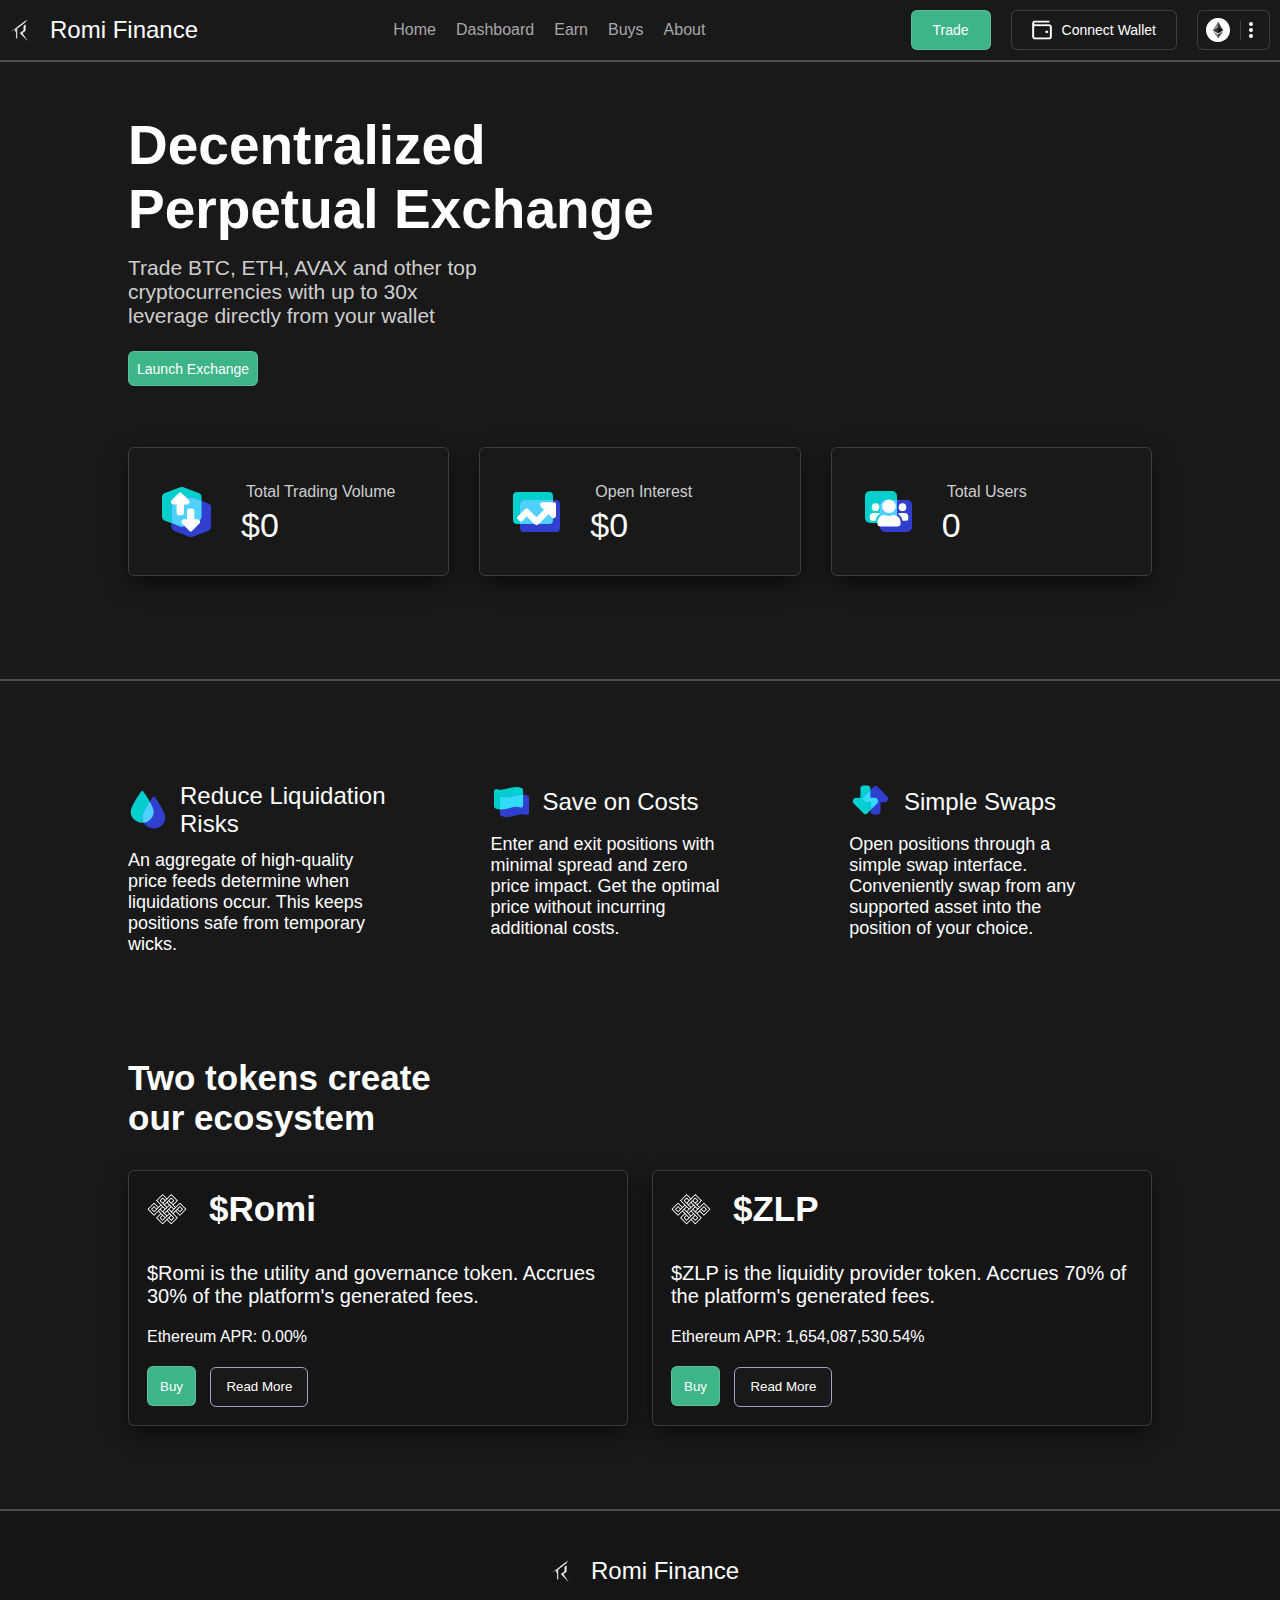
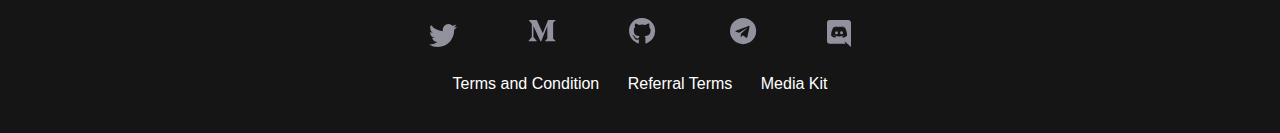
<file: index.html>
<!DOCTYPE html>
<html lang="en">

<head>
    <meta charset="UTF-8" />
    <meta name="viewport" content="width=device-width, initial-scale=1.0" />
    <link rel="stylesheet" href="./css/style.css" />
    <link rel="apple-touch-icon" sizes="180x180" href="./assets/favicon/apple-touch-icon.png">
    <link rel="icon" type="image/png" sizes="32x32" href="./assets/favicon/favicon-32x32.png">
    <link rel="icon" type="image/png" sizes="16x16" href="./assets/favicon/favicon-16x16.png">
    <link rel="manifest" href="./assets/favicon/site.webmanifest">
    <title>Romi | Decentralized Perpetual Exchange</title>
</head>

<body>
    <div class="body">
        <!-- Navbar -->
        <nav class="navbar">
            <a class="logo-container link" href="./index.html">
                <img class="logo" src="./assets/img/logo.png" alt="Romi Finance" />
                <p class="rf">Romi Finance</p>
            </a>
            <ul class="nav-links">
                <li class="navlink">
                    <a class="link" href="./index.html"> Home </a>
                </li>
                <li class="navlink">
                    <a class="link" href="./dashboard.html"> Dashboard </a>
                </li>
                <li class="navlink">
                    <a class="link" href="./earn.html"> Earn </a>
                </li>
                <li class="navlink">
                    <a class="link" href="#"> Buys </a>
                </li>
                <li class="navlink">
                    <a class="link" href="#"> About </a>
                </li>
            </ul>

            <div class="right-container">
                <div class="trade p10">
                    <button class="btn trade-btn f">Trade</button>
                </div>

                <div class="wallet p10">
                    <button class="btn wallet-btn">
                        <img class="wallet-icon" src="./assets/img/wallet-icon.png" alt="Connect Wallet" />
                        <p class="f">Connect Wallet</p>
                    </button>
                </div>
                <div class="user p10">
                    <button class="btn user-btn">
                        <img src="./assets/img/eth.svg" alt="" />
                        <div class="br"></div>
                        <svg stroke="currentColor" fill="currentColor" stroke-width="0" viewBox="0 0 20 20"
                            color="white" height="20" width="20" xmlns="http://www.w3.org/2000/svg"
                            style="color: white">
                            <path
                                d="M10 6a2 2 0 110-4 2 2 0 010 4zM10 12a2 2 0 110-4 2 2 0 010 4zM10 18a2 2 0 110-4 2 2 0 010 4z">
                            </path>
                        </svg>
                    </button>
                </div>
            </div>

            <div class="dropdown-menu">
                <p class="net">Networks</p>
                <div class="dd-item item1">
                    <img class="dd-icon" src="./assets/img/eth.svg" alt="">
                    <p>Ethereum</p>
                </div>
                <div class="ddbr"></div>
                <div class="dd">
                    <div class="dd-item">
                        <img class="dd-icon" src="./assets/img/setting.svg" alt="">
                        <p>Settings</p>
                    </div>
                    <div class="dd-item"> 
                        <img class="dd-icon" src="./assets/img/language.svg" alt="">
                        <p>Language</p>
                    </div>
                </div>
            </div>

        </nav>
        <hr>

        <!-- Home Section -->
        <section class="home">
            <section class="container">
                <div class="box">

                    <div class="h-text">
                        <h1 class="h1-text">Decentralized Perpetual Exchange</h1>
                        <p class="p-text">Trade BTC, ETH, AVAX and other top cryptocurrencies with up to 30x leverage
                            directly from your wallet</p>
                    </div>

                    <button class="btn le-btn f">Launch Exchange</button>

                    <div class="info-container">
                        <div class="card">
                            <img src="./assets/img/trading.svg" alt="">
                            <div class="count">
                                <p>Total Trading Volume</p>
                                <h4>$0</h4>
                            </div>
                        </div>
                        <div class="card m30">
                            <img src="./assets/img/stats.svg" alt="">
                            <div class="count">
                                <p>Open Interest</p>
                                <h4>$0</h4>
                            </div>
                        </div>
                        <div class="card">
                            <img src="./assets/img/tu.svg" alt="">
                            <div class="count">
                                <p>Total Users</p>
                                <h4>0</h4>
                            </div>
                        </div>
                    </div>
                </div>
            </section>

            <hr>
            <section class="container">

                <div class="s2-text-container">
                    <div class="s2box b1">
                        <div class="title">
                            <img src="./assets/img/drop.svg" alt="">
                            <p>Reduce Liquidation Risks</p>
                        </div>
                        <p class="description">An aggregate of high-quality price feeds determine when liquidations
                            occur. This keeps positions safe from temporary wicks.</p>
                    </div>
                    <div class="s2box b2">
                        <div class="title">
                            <img src="./assets/img/cost.svg" alt="">
                            <p>Save on Costs</p>
                        </div>
                        <p class="description">Enter and exit positions with minimal spread and zero price impact. Get
                            the optimal price without incurring additional costs.
                        </p>
                    </div>
                    <div class="s2box b3">
                        <div class="title">
                            <img src="./assets/img/arrow.svg" alt="">
                            <p>Simple Swaps</p>
                        </div>
                        <p class="description">
                            Open positions through a simple swap interface. Conveniently swap from any supported asset
                            into the position of your choice.
                        </p>

                    </div>
                </div>

                <div class="token-container">
                    <h4>Two tokens create our ecosystem</h4>

                    <div class="tcard-holder">
                        <div class="tcard tc1">
                            <div class="content">
                                <div class="t-title">
                                    <img class="logo" src="./assets/img/h1.png" alt="">
                                    <h4>$Romi</h4>
                                </div>
                                <div class="text-holder">
                                    <p class="t-text">$Romi is the utility and governance token. Accrues 30% of the
                                        platform's
                                        generated
                                        fees.</p>
                                    <p class="xy1">Ethereum APR: 0.00%</p>
                                </div>
                                <div>
                                    <button class="btn buy-btn">Buy</button>
                                    <button class="btn rm-btn">Read More</button>
                                </div>
                            </div>
                        </div>
                        <div class="tcard tc2">
                            <div class="content">
                                <div class="t-title">
                                    <img class="logo" src="./assets/img/h1.png" alt="">
                                    <h4>$ZLP</h4>
                                </div>
                                <div class="text-holder">
                                    <p class="t-text">$ZLP is the liquidity provider token. Accrues 70% of the
                                        platform's generated
                                        fees.
                                    </p>
                                    <p class="xy1">Ethereum APR: 1,654,087,530.54%</p>
                                </div>
                                <div>
                                    <button class="btn buy-btn">Buy</button>
                                    <button class="btn rm-btn">Read More</button>
                                </div>
                            </div>
                        </div>
                    </div>

                </div>


            </section>
        </section>

        <hr>

        <footer class="footer">
            <div class="footer-container">


                <div class="logo-container">
                    <img class="logo" src="./assets/img/logo.png" alt="Romi Finance" />
                    <p class="rf">Romi Finance</p>
                </div>

                <div class="social-media">
                    <a class="icon" href="">
                        <img src="./assets/img/twitter.svg" alt="">
                    </a>
                    <a class="icon" href="">
                        <img src="./assets/img/medium.svg" alt="">
                    </a>
                    <a class="icon" href="">
                        <img src="./assets/img/github.svg" alt="">
                    </a>
                    <a class="icon" href="">
                        <img src="./assets/img/telegram.svg" alt="">
                    </a>
                    <a class="icon" href="">
                        <img src="./assets/img/dicord.svg" alt="">
                    </a>
                </div>

                <div class="bottom-text">
                    <a href="#">Terms and Condition</a>
                    <a href="#">Referral Terms</a>
                    <a href="#">Media Kit</a>
                </div>
            </div>
        </footer>
    </div>

    <script src="./js/script.js"></script>
</body>

</html>
</file>
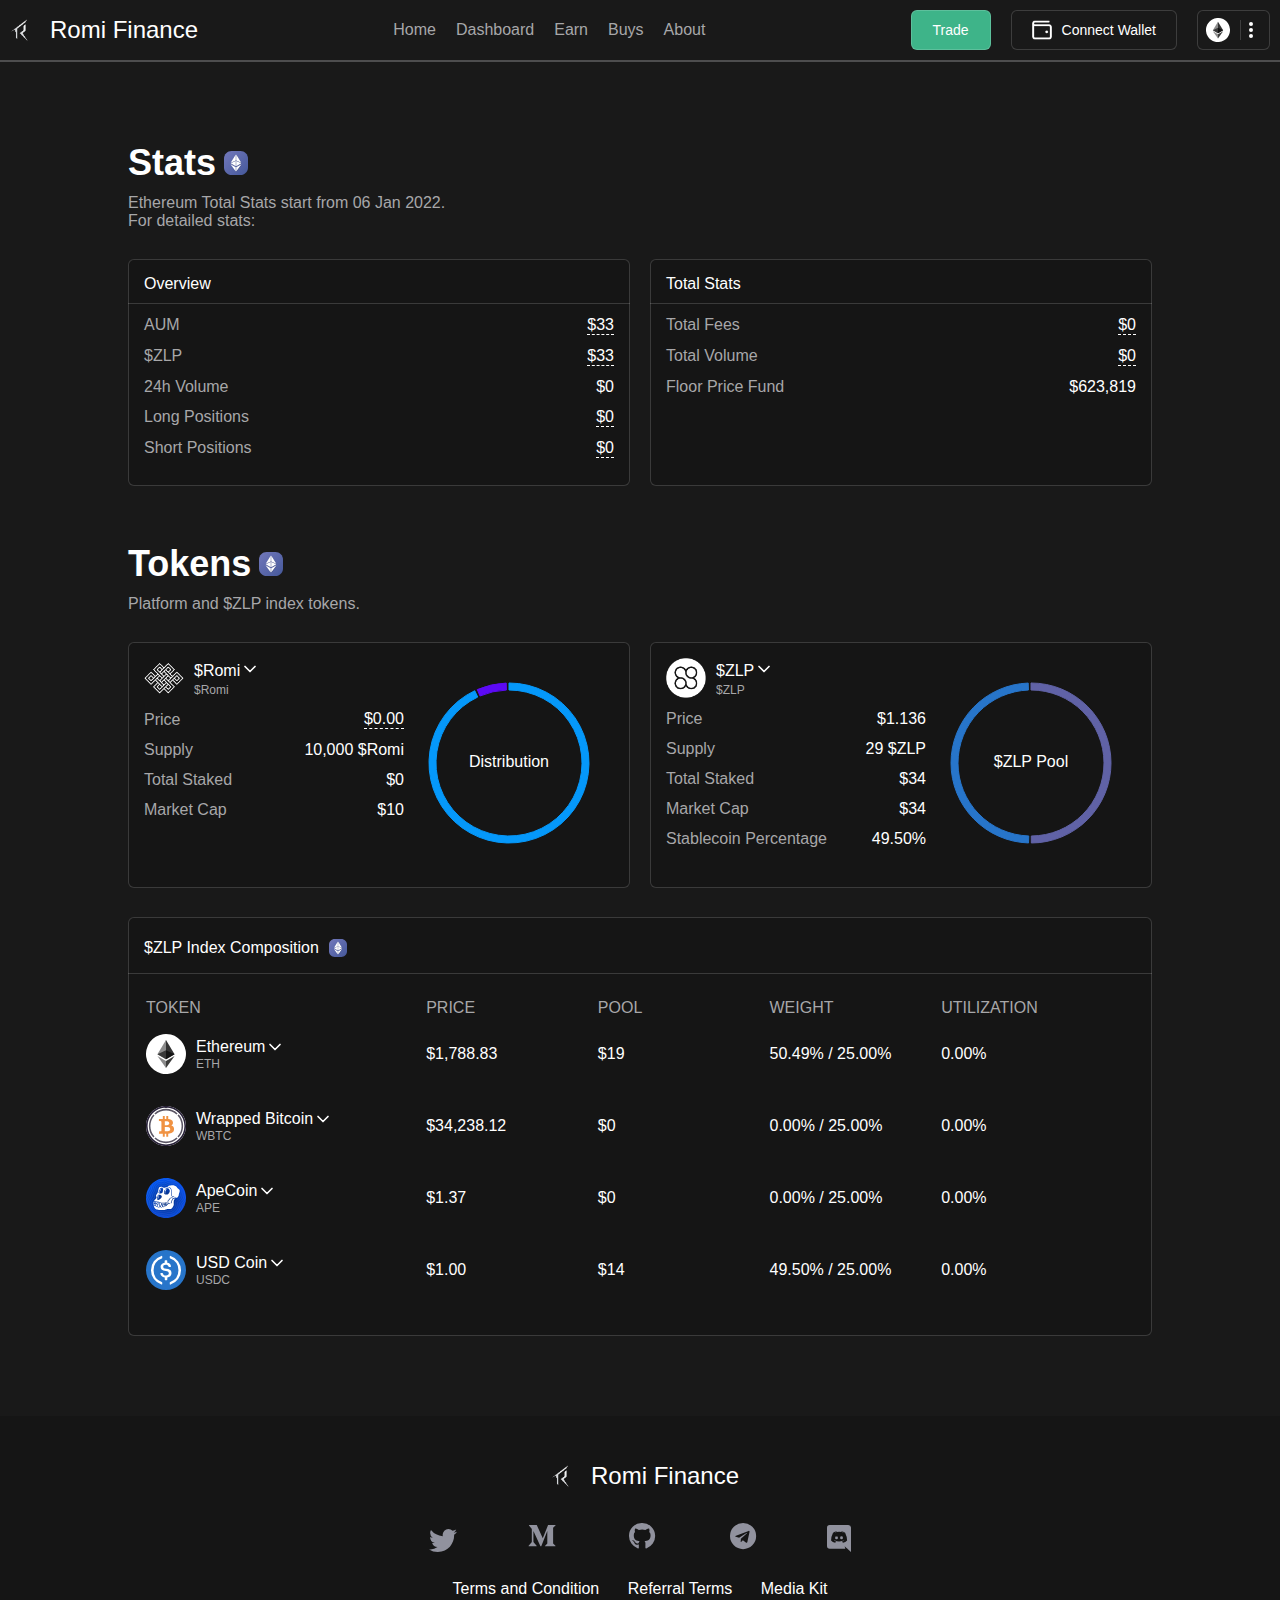
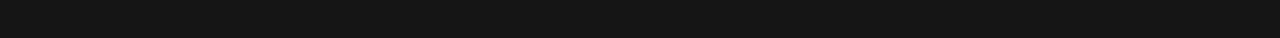
<file: dashboard.html>
<!DOCTYPE html>
<html lang="en">

<head>
    <meta charset="UTF-8">
    <meta name="viewport" content="width=device-width, initial-scale=1.0">
    <link rel="stylesheet" href="./css/style.css" />
    <link rel="apple-touch-icon" sizes="180x180" href="./assets/favicon/apple-touch-icon.png">
    <link rel="icon" type="image/png" sizes="32x32" href="./assets/favicon/favicon-32x32.png">
    <link rel="icon" type="image/png" sizes="16x16" href="./assets/favicon/favicon-16x16.png">
    <link rel="manifest" href="./assets/favicon/site.webmanifest">
    <title>Dashboard | Decentralized Perpetual Exchange</title>
</head>

<body>

    <div class="body">
        <nav class="navbar">
            <a class="logo-container link" href="./index.html">
                <img class="logo" src="./assets/img/logo.png" alt="Romi Finance" />
                <p class="rf">Romi Finance</p>
            </a>
            <ul class="nav-links">
                <li class="navlink">
                    <a class="link" href="./index.html"> Home </a>
                </li>
                <li class="navlink">
                    <a class="link" href="./dashboard.html"> Dashboard </a>
                </li>
                <li class="navlink">
                    <a class="link" href="./earn.html"> Earn </a>
                </li>
                <li class="navlink">
                    <a class="link" href="#"> Buys </a>
                </li>
                <li class="navlink">
                    <a class="link" href="#"> About </a>
                </li>
            </ul>

            <div class="right-container">
                <div class="trade p10">
                    <button class="btn trade-btn f">Trade</button>
                </div>

                <div class="wallet p10">
                    <button class="btn wallet-btn">
                        <img class="wallet-icon" src="./assets/img/wallet-icon.png" alt="Connect Wallet" />
                        <p class="f">Connect Wallet</p>
                    </button>
                </div>
                <div class="user p10">
                    <button class="btn user-btn">
                        <img src="./assets/img/eth.svg" alt="" />
                        <div class="br"></div>
                        <svg stroke="currentColor" fill="currentColor" stroke-width="0" viewBox="0 0 20 20"
                            color="white" height="20" width="20" xmlns="http://www.w3.org/2000/svg"
                            style="color: white">
                            <path
                                d="M10 6a2 2 0 110-4 2 2 0 010 4zM10 12a2 2 0 110-4 2 2 0 010 4zM10 18a2 2 0 110-4 2 2 0 010 4z">
                            </path>
                        </svg>
                    </button>
                </div>
            </div>

            <div class="dropdown-menu">
                <p class="net">Networks</p>
                <div class="dd-item item1">
                    <img class="dd-icon" src="./assets/img/eth.svg" alt="">
                    <p>Ethereum</p>
                </div>
                <div class="ddbr"></div>
                <div class="dd">
                    <div class="dd-item">
                        <img class="dd-icon" src="./assets/img/setting.svg" alt="">
                        <p>Settings</p>
                    </div>
                    <div class="dd-item">
                        <img class="dd-icon" src="./assets/img/language.svg" alt="">
                        <p>Language</p>
                    </div>
                </div>
            </div>

        </nav>
        <hr>

        <div class="dbbody">
            <div class="dbcontainer">
                <div class="db-title">
                    <h4>Stats</h4>
                    <img src="./assets/img/dbehte.svg" alt="">
                </div>
                <div class="db-text">
                    <p>Ethereum Total Stats start from 06 Jan 2022.</p>
                    <p>For detailed stats: </p>
                </div>

                <div class="db-card-holder">
                    <div class="dbcard">
                        <div class="cardt">
                            <h5>Overview</h5>
                        </div>
                        <div class="db-divider"></div>
                        <div class="card-data">
                            <div class="cd">
                                <p class="cname">AUM</p>
                                <p class="cp bbr aumP">$33</p>
                                <div class="hv-card dn ">
                                    <p>Assets Under Management: $ZOMI staked (All chains) + $ZLP pool (Ethereum)</p>
                                </div>
                            </div>
                            <div class="cd">
                                <p class="cname">$ZLP</p>
                                <p class="bbr">$33</p>
                                <div class="hv-card dn">
                                    <p>Total value of tokens in $ZLP pool (Ethereum)</p>
                                </div>
                            </div>
                            <div class="cd">
                                <p class="cname">24h Volume</p>
                                <p class="">$0</p>
                        
                            </div>
                            <div class="cd">
                                <p class="cname">Long Positions</p>
                                <p class="bbr">$0</p>
                            </div>
                            <div class="cd">
                                <p class="cname">Short Positions</p>
                                <p class="bbr">$0</p>
                            </div>
                        </div>
                    </div>
                    <div class="dbcard">
                        <div class="cardt">
                            <h5>Total Stats</h5>
                        </div>
                        <div class="db-divider"></div>
                        <div class="card-data">
                            <div class="cd">
                                <p class="cname">Total Fees</p>
                                <p class="bbr">$0</p>
                            </div>
                            <div class="cd">
                                <p class="cname">Total Volume</p>
                                <p class="bbr">$0</p>
                            </div>
                            <div class="cd">
                                <p class="cname">Floor Price Fund</p>
                                <p>$623,819</p>
                            </div>
                        </div>
                    </div>
                </div>


            </div>
            <div class="dbcontainer">
                <div class="db-title">
                    <h4>Tokens</h4>
                    <img src="./assets/img/dbehte.svg" alt="">
                </div>

                <div class="db-text">
                    <p>Platform and $ZLP index tokens.</p>
                </div>

                <div class="db-card-holder">
                    <div class="dbcard grph-container">
                        <div class="dbdata">
                            <div class="dbd-title">
                                <img class="logo" src="./assets/img/h1.png" alt="">
                                <div class="datatitle">
                                    <div>
                                        <span>$Romi</span>
                                        <span><svg stroke="currentColor" fill="none" stroke-width="2"
                                                viewBox="0 0 24 24" stroke-linecap="round" stroke-linejoin="round"
                                                height="20" width="20" xmlns="http://www.w3.org/2000/svg">
                                                <polyline points="6 9 12 15 18 9"></polyline>
                                            </svg></span>
                                    </div>
                                    <p>$Romi</p>
                                </div>
                            </div>

                            <div class="card-data">
                                <div class="cd">
                                    <p class="cname">Price</p>
                                    <p class="bbr">$0.00</p>
                                    <div class="hv-card dn">
                                        <p>Price on Ethereum:$...</p>
                                    </div>
                                </div>
                                <div class="cd">
                                    <p class="cname">Supply</p>
                                    <p>10,000 $Romi</p>
                                </div>
                                <div class="cd">
                                    <p class="cname">Total Staked</p>
                                    <p>$0</p>
                                </div>
                                <div class="cd">
                                    <p class="cname">Market Cap</p>
                                    <p>$10</p>
                                </div>
                            </div>

                        </div>
                        <div class="grph">
                            <svg cx="50%" cy="50%" class="recharts-surface" width="210" height="210"
                                viewBox="0 0 210 210" version="1.1">
                                <defs>
                                    <clipPath id="recharts5-clip">
                                        <rect x="5" y="5" height="200" width="200"></rect>
                                    </clipPath>
                                </defs>
                                <g class="recharts-layer recharts-pie">
                                    <g class="recharts-layer recharts-pie-sector">
                                        <path name="in liquidity" cx="105" cy="105" fill="#0598fa" stroke="#0598fa"
                                            color="#0598fa" stroke-width="1" class="recharts-sector" d="M 105,25
                                A 80,80,0,
                                1,1,
                                70.73564944631276,32.70923792673068
                              L 73.7337801197604,39.034679608141744
                                        A 73,73,0,
                                        1,0,
                                        105,32 Z" style="filter: none; cursor: pointer;"></path>
                                    </g>
                                    <g class="recharts-layer recharts-pie-sector">
                                        <path name="not staked" cx="105" cy="105" fill="#5c0af5" stroke="#5c0af5"
                                            color="#5c0af5" stroke-width="1" class="recharts-sector" d="M 73.27943357547562,31.557466916592972
                                A 80,80,0,
                                0,1,
                                102.20804026379994,25.048733838472344
                              L 102.45233674071744,32.044469627606006
                                        A 73,73,0,
                                        0,0,
                                        76.0549831376215,37.98368856139108 Z" style="filter: none; cursor: pointer;">
                                        </path>
                                    </g>
                                    <g class="recharts-layer recharts-pie-sector"></g>
                                </g><text x="50%" y="50%" fill="white" text-anchor="middle"
                                    dominant-baseline="middle">Distribution</text>
                            </svg>
                        </div>
                    </div>
                    <div class="dbcard grph-container">
                        <div class="dbdata">
                            <div class="dbd-title">
                                <img class="logo" src="./assets/img/h2.png" alt="">
                                <div class="datatitle">
                                    <div>
                                        <span>$ZLP</span>
                                        <span><svg stroke="currentColor" fill="none" stroke-width="2"
                                                viewBox="0 0 24 24" stroke-linecap="round" stroke-linejoin="round"
                                                height="20" width="20" xmlns="http://www.w3.org/2000/svg">
                                                <polyline points="6 9 12 15 18 9"></polyline>
                                            </svg></span>
                                    </div>
                                    <p>$ZLP</p>
                                </div>
                            </div>

                            <div class="card-data">
                                <div class="cd">
                                    <p class="cname">Price</p>
                                    <p>$1.136</p>
                                </div>
                                <div class="cd">
                                    <p class="cname">Supply</p>
                                    <p>29 $ZLP</p>
                                </div>
                                <div class="cd">
                                    <p class="cname">Total Staked</p>
                                    <p>$34</p>
                                </div>
                                <div class="cd">
                                    <p class="cname">Market Cap</p>
                                    <p>$34</p>
                                </div>
                                <div class="cd">
                                    <p class="cname">Stablecoin Percentage</p>
                                    <p>49.50%</p>
                                </div>
                            </div>

                        </div>
                        <div class="grph">
                            <svg cx="50%" cy="50%" class="recharts-surface" width="210" height="210"
                                viewBox="0 0 210 210" version="1.1">
                                <defs>
                                    <clipPath id="recharts3-clip">
                                        <rect x="5" y="5" height="200" width="200"></rect>
                                    </clipPath>
                                </defs>
                                <g class="recharts-layer recharts-pie">
                                    <g class="recharts-layer recharts-pie-sector">
                                        <path name="ETH" cx="105" cy="105" fill="#6062a6" stroke="#6062a6"
                                            stroke-width="1" class="recharts-sector" d="M 105,25
                                A 80,80,0,
                                0,1,
                                105.33178441162497,184.9993119914428
                              L 105.30275327560778,177.99937219219154
                                        A 73,73,0,
                                        0,0,
                                        105,32 Z" style="filter: none; cursor: pointer;"></path>
                                    </g>
                                    <g class="recharts-layer recharts-pie-sector">
                                        <path name="USDC" cx="105" cy="105" fill="#2775CA" stroke="#2775CA"
                                            stroke-width="1" class="recharts-sector" d="M 102.5396465724782,184.96215768106612
                                A 80,80,0,
                                0,1,
                                102.20804026379994,25.048733838472344
                              L 102.45233674071744,32.044469627606006
                                        A 73,73,0,
                                        0,0,
                                        102.75492749738636,177.96546888397285 Z"
                                            style="filter: none; cursor: pointer;"></path>
                                    </g>
                                    <g class="recharts-layer recharts-pie-sector"></g>
                                    <g class="recharts-layer recharts-pie-sector"></g>
                                </g><text x="50%" y="50%" fill="white" text-anchor="middle"
                                    dominant-baseline="middle">$ZLP Pool</text>
                            </svg>
                        </div>
                    </div>
                </div>

            </div>
            <div class="dbcontainer">
                <div class="db-card-holder">
                    <div class="dbcard">
                        <div class="zlpic-container">
                            <p>$ZLP Index Composition</p>
                            <img src="./assets/img/dbehte.svg" alt="">
                        </div>

                        <div class="db-divider"></div>

                        <table class="table-container">
                            <thead>
                                <tr>
                                    <th class="tb-head">TOKEN</th>
                                    <th class="tb-head">PRICE</th>
                                    <th class="tb-head">POOL</th>
                                    <th class="tb-head">WEIGHT</th>
                                    <th class="tb-head">UTILIZATION</th>
                                </tr>
                            </thead>
                            <tbody>
                                <tr>
                                    <td>
                                        <div class="token-item">
                                            <img class="logo" src="./assets/img/eth.svg" alt="">
                                            <div class="datatitle">
                                                <div>
                                                    <span>Ethereum</span>
                                                    <span class="tk"><svg stroke="currentColor" fill="none"
                                                            stroke-width="2" viewBox="0 0 24 24" stroke-linecap="round"
                                                            stroke-linejoin="round" height="20" width="20"
                                                            xmlns="http://www.w3.org/2000/svg">
                                                            <polyline points="6 9 12 15 18 9"></polyline>
                                                        </svg></span>
                                                </div>
                                                <p>ETH</p>
                                            </div>
                                        </div>
                                    </td>
                                    <td>
                                        <p class="tk-price">$1,788.83</p>
                                    </td>
                                    <td>
                                        <p class="tk-pool">$19</p>
                                    </td>
                                    <td>
                                        <p class="tk-weight">50.49% / 25.00%</p>
                                    </td>
                                    <td>
                                        <p class="tk-util">0.00%</p>
                                    </td>
                                </tr>
                                <tr>
                                    <td>
                                        <div class="token-item">
                                            <img class="logo" src="./assets/img/tbbitc.svg" alt="">
                                            <div class="datatitle">
                                                <div>
                                                    <span>Wrapped Bitcoin
                                                    </span>
                                                    <span class="tk"><svg stroke="currentColor" fill="none"
                                                            stroke-width="2" viewBox="0 0 24 24" stroke-linecap="round"
                                                            stroke-linejoin="round" height="20" width="20"
                                                            xmlns="http://www.w3.org/2000/svg">
                                                            <polyline points="6 9 12 15 18 9"></polyline>
                                                        </svg></span>
                                                </div>
                                                <p>WBTC</p>
                                            </div>
                                        </div>
                                    </td>
                                    <td>
                                        <p class="tk-price">$34,238.12</p>
                                    </td>
                                    <td>
                                        <p class="tk-pool">$0</p>
                                    </td>
                                    <td>
                                        <p class="tk-weight">0.00% / 25.00%</p>
                                    </td>
                                    <td>
                                        <p class="tk-util">0.00%</p>
                                    </td>
                                </tr>
                                <tr>
                                    <td>
                                        <div class="token-item">
                                            <img class="logo" src="./assets/img/tbape.svg" alt="">
                                            <div class="datatitle">
                                                <div>
                                                    <span>ApeCoin
                                                    </span>
                                                    <span class="tk"><svg stroke="currentColor" fill="none"
                                                            stroke-width="2" viewBox="0 0 24 24" stroke-linecap="round"
                                                            stroke-linejoin="round" height="20" width="20"
                                                            xmlns="http://www.w3.org/2000/svg">
                                                            <polyline points="6 9 12 15 18 9"></polyline>
                                                        </svg></span>
                                                </div>
                                                <p>APE</p>
                                            </div>
                                        </div>
                                    </td>
                                    <td>
                                        <p class="tk-price">$1.37</p>
                                    </td>
                                    <td>
                                        <p class="tk-pool">$0</p>
                                    </td>
                                    <td>
                                        <p class="tk-weight">0.00% / 25.00%</p>
                                    </td>
                                    <td>
                                        <p class="tk-util">0.00%</p>
                                    </td>
                                </tr>
                                <tr>
                                    <td>
                                        <div class="token-item">
                                            <img class="logo" src="./assets/img/tbusd.svg" alt="">
                                            <div class="datatitle">
                                                <div>
                                                    <span>USD Coin
                                                    </span>
                                                    <span class="tk"><svg stroke="currentColor" fill="none"
                                                            stroke-width="2" viewBox="0 0 24 24" stroke-linecap="round"
                                                            stroke-linejoin="round" height="20" width="20"
                                                            xmlns="http://www.w3.org/2000/svg">
                                                            <polyline points="6 9 12 15 18 9"></polyline>
                                                        </svg></span>
                                                </div>
                                                <p>USDC</p>
                                            </div>
                                        </div>
                                    </td>
                                    <td>
                                        <p class="tk-price">$1.00</p>
                                    </td>
                                    <td>
                                        <p class="tk-pool">$14</p>
                                    </td>
                                    <td>
                                        <p class="tk-weight">49.50% / 25.00%</p>
                                    </td>
                                    <td>
                                        <p class="tk-util">0.00%</p>
                                    </td>
                                </tr>
                            </tbody>
                        </table>

                    </div>
                </div>
            </div>
        </div>

        <!-- Footer -->
        <footer class="footer">
            <div class="footer-container">


                <div class="logo-container">
                    <img class="logo" src="./assets/img/logo.png" alt="Romi Finance" />
                    <p class="rf">Romi Finance</p>
                </div>

                <div class="social-media">
                    <a class="icon" href="">
                        <img src="./assets/img/twitter.svg" alt="">
                    </a>
                    <a class="icon" href="">
                        <img src="./assets/img/medium.svg" alt="">
                    </a>
                    <a class="icon" href="">
                        <img src="./assets/img/github.svg" alt="">
                    </a>
                    <a class="icon" href="">
                        <img src="./assets/img/telegram.svg" alt="">
                    </a>
                    <a class="icon" href="">
                        <img src="./assets/img/dicord.svg" alt="">
                    </a>
                </div>

                <div class="bottom-text">
                    <a href="#">Terms and Condition</a>
                    <a href="#">Referral Terms</a>
                    <a href="#">Media Kit</a>
                </div>
            </div>
        </footer>
    </div>

    <script src="./js/script.js"></script>

</body>

</html>
</file>
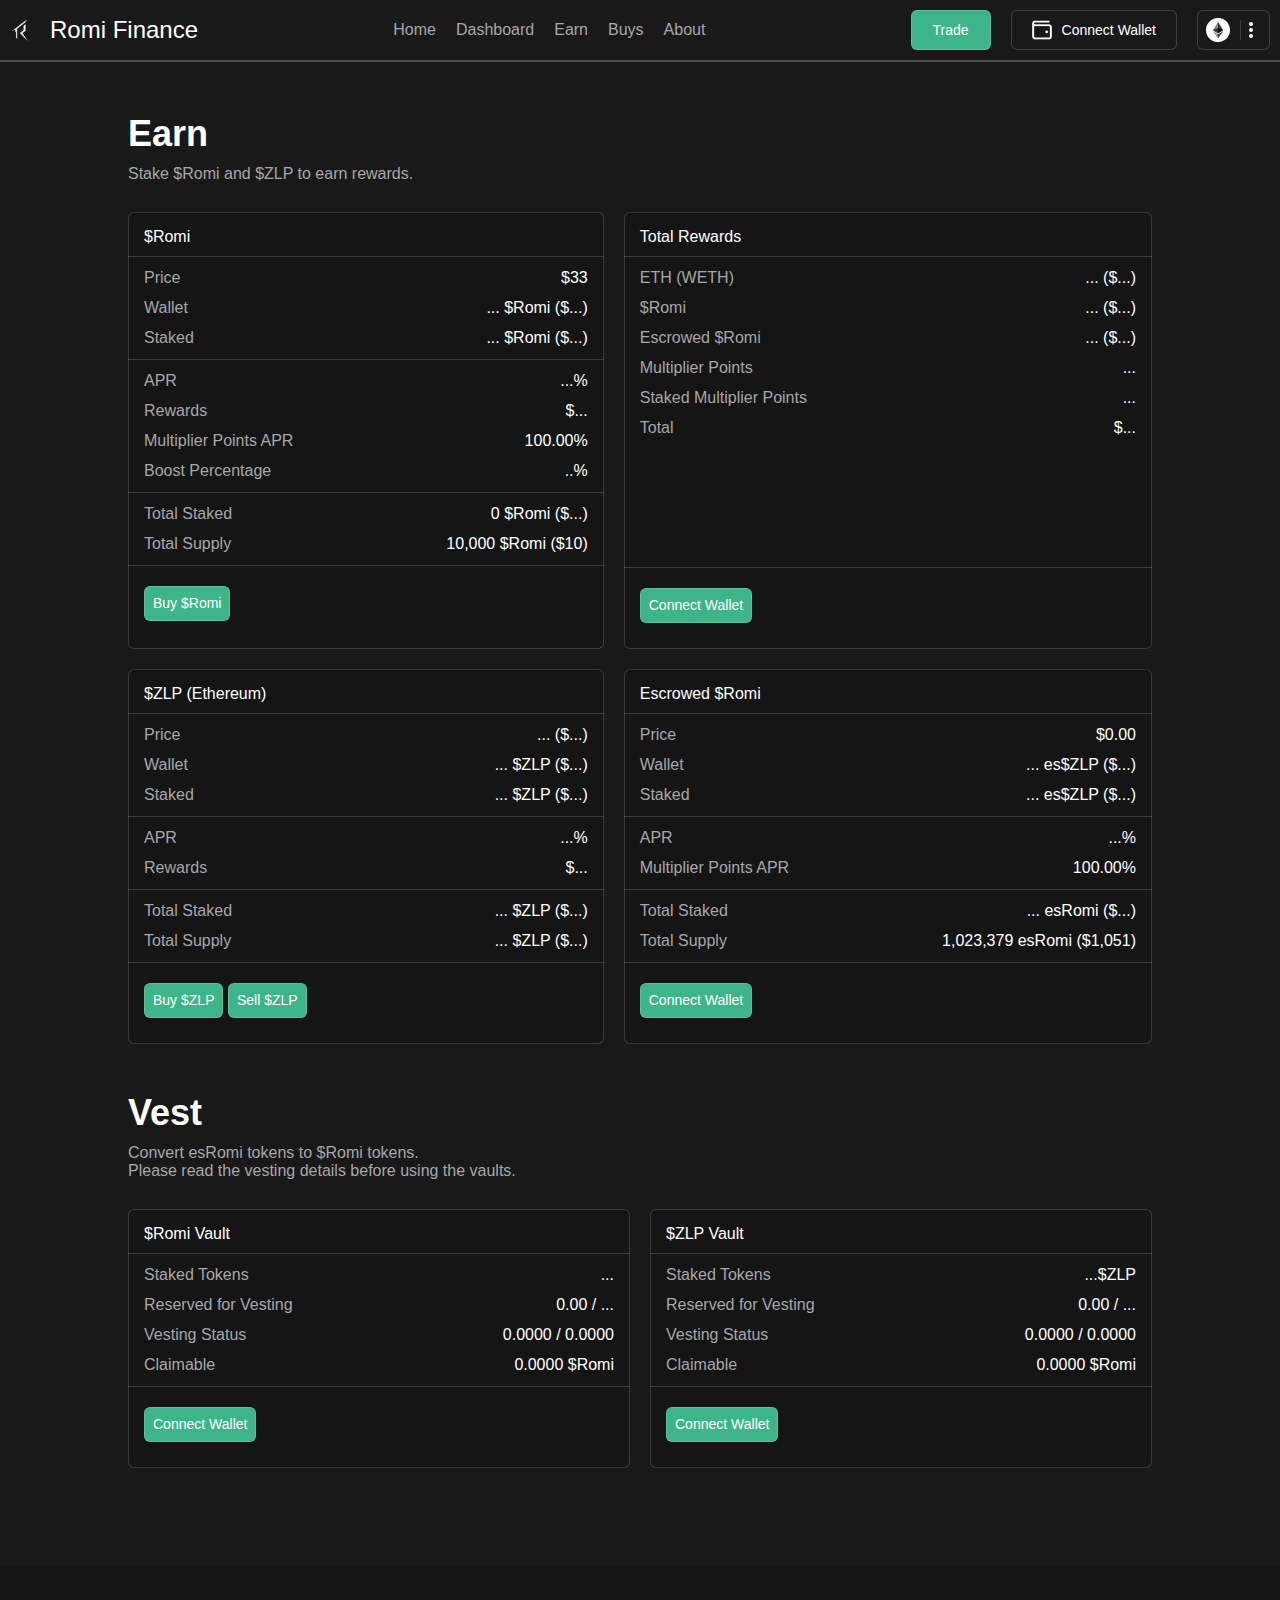
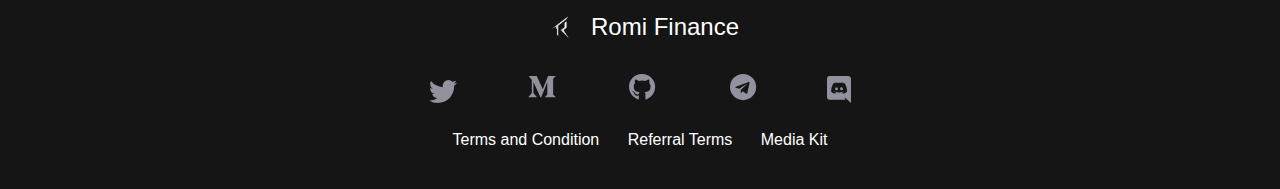
<file: earn.html>
<!DOCTYPE html>
<html lang="en">

<head>
    <meta charset="UTF-8">
    <meta name="viewport" content="width=device-width, initial-scale=1.0">
    <link rel="stylesheet" href="./css/style.css" />
    <link rel="apple-touch-icon" sizes="180x180" href="./assets/favicon/apple-touch-icon.png">
    <link rel="icon" type="image/png" sizes="32x32" href="./assets/favicon/favicon-32x32.png">
    <link rel="icon" type="image/png" sizes="16x16" href="./assets/favicon/favicon-16x16.png">
    <link rel="manifest" href="./assets/favicon/site.webmanifest">
    <title>Earn | Decentralized Perpetual Exchange</title>
</head>

<body>

    <div class="body">
        <nav class="navbar">
            <a class="logo-container link" href="./index.html">
                <img class="logo" src="./assets/img/logo.png" alt="Romi Finance" />
                <p class="rf">Romi Finance</p>
            </a>
            <ul class="nav-links">
                <li class="navlink">
                    <a class="link" href="./index.html"> Home </a>
                </li>
                <li class="navlink">
                    <a class="link" href="./dashboard.html"> Dashboard </a>
                </li>
                <li class="navlink">
                    <a class="link" href="./earn.html"> Earn </a>
                </li>
                <li class="navlink">
                    <a class="link" href="#"> Buys </a>
                </li>
                <li class="navlink">
                    <a class="link" href="#"> About </a>
                </li>
            </ul>

            <div class="right-container">
                <div class="trade p10">
                    <button class="btn trade-btn f">Trade</button>
                </div>

                <div class="wallet p10">
                    <button class="btn wallet-btn">
                        <img class="wallet-icon" src="./assets/img/wallet-icon.png" alt="Connect Wallet" />
                        <p class="f">Connect Wallet</p>
                    </button>
                </div>
                <div class="user p10">
                    <button class="btn user-btn">
                        <img src="./assets/img/eth.svg" alt="" />
                        <div class="br"></div>
                        <svg stroke="currentColor" fill="currentColor" stroke-width="0" viewBox="0 0 20 20"
                            color="white" height="20" width="20" xmlns="http://www.w3.org/2000/svg"
                            style="color: white">
                            <path
                                d="M10 6a2 2 0 110-4 2 2 0 010 4zM10 12a2 2 0 110-4 2 2 0 010 4zM10 18a2 2 0 110-4 2 2 0 010 4z">
                            </path>
                        </svg>
                    </button>
                </div>
            </div>

            <div class="dropdown-menu">
                <p class="net">Networks</p>
                <div class="dd-item item1">
                    <img class="dd-icon" src="./assets/img/eth.svg" alt="">
                    <p>Ethereum</p>
                </div>
                <div class="ddbr"></div>
                <div class="dd">
                    <div class="dd-item">
                        <img class="dd-icon" src="./assets/img/setting.svg" alt="">
                        <p>Settings</p>
                    </div>
                    <div class="dd-item">
                        <img class="dd-icon" src="./assets/img/language.svg" alt="">
                        <p>Language</p>
                    </div>
                </div>
            </div>

        </nav>
        <hr>

        <div class="earnPage">
            <div class="container">
                <div class="db-title">
                    <h4>Earn</h4>
                </div>
                <div class="db-text">
                    <p>Stake $Romi and $ZLP to earn rewards.</p>
                </div>

                <div class="e-card-holder">
                    <div class="e-card">
                        <div class="cardt">
                            <h5>$Romi</h5>
                        </div>

                        <div class="db-divider"></div>

                        <div class="cd">
                            <p class="cname">Price</p>
                            <p class="cp">$33</p>
                        </div>
                        <div class="cd">
                            <p class="cname">Wallet</p>
                            <p class="cp">... $Romi ($...)</p>
                        </div>
                        <div class="cd">
                            <p class="cname">Staked</p>
                            <p class="cp">... $Romi ($...)</p>
                        </div>

                        <div class="db-divider"></div>

                        <div class="cd">
                            <p class="cname">APR</p>
                            <p class="cp">...%</p>
                        </div>
                        <div class="cd">
                            <p class="cname">Rewards</p>
                            <p class="cp">$...</p>
                        </div>
                        <div class="cd">
                            <p class="cname">Multiplier Points APR</p>
                            <p class="cp">100.00%</p>
                        </div>
                        <div class="cd">
                            <p class="cname">Boost Percentage</p>
                            <p class="cp">..%</p>
                        </div>

                        <div class="db-divider"></div>

                        <div class="cd">
                            <p class="cname">Total Staked</p>
                            <p class="cp">0 $Romi ($...)</p>
                        </div>
                        <div class="cd">
                            <p class="cname">Total Supply</p>
                            <p class="cp">10,000 $Romi ($10)</p>
                        </div>

                        <div class="db-divider"></div>

                        <button class="btn le-btn f">Buy $Romi</button>

                    </div>
                    <div class="e-card">
                        <div class="cardt">
                            <h5>Total Rewards</h5>
                        </div>

                        <div class="db-divider"></div>


                        <div class="cd">
                            <p class="cname">ETH (WETH)</p>
                            <p class="cp">
                                ... ($...)</p>
                        </div>
                        <div class="cd">
                            <p class="cname">$Romi</p>
                            <p class="cp">
                                ... ($...)</p>
                        </div>
                        <div class="cd">
                            <p class="cname">Escrowed $Romi</p>
                            <p class="cp">
                                ... ($...)</p>
                        </div>
                        <div class="cd">
                            <p class="cname">Multiplier Points</p>
                            <p class="cp">...</p>
                        </div>
                        <div class="cd">
                            <p class="cname">Staked Multiplier Points</p>
                            <p class="cp">...</p>
                        </div>
                        <div class="cd">
                            <p class="cname">Total</p>
                            <p class="cp">$...</p>
                        </div>
                        <div class="db-divider" style="margin-top: 130px;"></div>
                        <button class="btn le-btn f">Connect Wallet</button>
                    </div>
                    <div class="e-card">
                        <div class="cardt">
                            <h5>$ZLP (Ethereum)</h5>
                        </div>

                        <div class="db-divider"></div>
                        <div class="cd">
                            <p class="cname">Price</p>
                            <p class="cp">
                                ... ($...)</p>
                        </div>
                        <div class="cd">
                            <p class="cname">Wallet</p>
                            <p class="cp">... $ZLP ($...)</p>
                        </div>
                        <div class="cd">
                            <p class="cname">Staked</p>
                            <p class="cp">... $ZLP ($...)</p>
                        </div>
                        <div class="db-divider"></div>
                        <div class="cd">
                            <p class="cname">APR</p>
                            <p class="cp">...%</p>
                        </div>
                        <div class="cd">
                            <p class="cname">Rewards</p>
                            <p class="cp">$...</p>
                        </div>

                        <div class="db-divider"></div>

                        <div class="cd">
                            <p class="cname">Total Staked</p>
                            <p class="cp">... $ZLP ($...)</p>
                        </div>
                        <div class="cd">
                            <p class="cname">Total Supply</p>
                            <p class="cp">... $ZLP ($...)</p>
                        </div>

                        <div class="db-divider"></div>


                        <button class="btn le-btn f">Buy $ZLP</button>
                        <button class="btn le-btn f">Sell $ZLP</button>
                    </div>
                    <div class="e-card">
                        <div class="cardt">
                            <h5>Escrowed $Romi</h5>
                        </div>
                        <div class="db-divider"></div>
                        <div class="cd">
                            <p class="cname">Price</p>
                            <p class="cp">$0.00</p>
                        </div>
                        <div class="cd">
                            <p class="cname">Wallet</p>
                            <p class="cp">... es$ZLP ($...)</p>
                        </div>
                        <div class="cd">
                            <p class="cname">Staked</p>
                            <p class="cp">... es$ZLP ($...)</p>
                        </div>
                        <div class="db-divider"></div>
                        <div class="cd">
                            <p class="cname">APR</p>
                            <p class="cp">...%</p>
                        </div>
                        <div class="cd">
                            <p class="cname">Multiplier Points APR</p>
                            <p class="cp">100.00%</p>
                        </div>

                        <div class="db-divider"></div>
                        <div class="cd">
                            <p class="cname">Total Staked</p>
                            <p class="cp">... esRomi ($...)</p>
                        </div>
                        <div class="cd">
                            <p class="cname">Total Supply</p>
                            <p class="cp">1,023,379 esRomi ($1,051)</p>
                        </div>

                        <div class="db-divider"></div>
                        <button class="btn le-btn f">Connect Wallet</button>

                    </div>
                </div>

                <div class="db-title">
                    <h4>Vest</h4>
                </div>
                <div class="db-text">
                    <p>Convert esRomi tokens to $Romi tokens.</p>
                    <p> Please read the vesting details before using the vaults.</p>
                </div>

                <div class="e-card-holder">
                    <div class="e-card">
                        <div class="cardt">
                            <h5>$Romi Vault</h5>
                        </div>
                        <div class="db-divider"></div>
                        <div class="cd">
                            <p class="cname">Staked Tokens</p>
                            <p class="cp">...</p>
                        </div>
                        <div class="cd">
                            <p class="cname">Reserved for Vesting</p>
                            <p class="cp">
                                0.00 / ...</p>
                        </div>
                        <div class="cd">
                            <p class="cname">Vesting Status</p>
                            <p class="cp">
                                0.0000 / 0.0000</p>
                        </div>
                        <div class="cd">
                            <p class="cname">Claimable</p>
                            <p class="cp">0.0000 $Romi</p>
                        </div>
                        <div class="db-divider"></div>
                        <button class="btn le-btn f">Connect Wallet</button>


                    </div>
                    <div class="e-card">
                        <div class="cardt">
                            <h5>$ZLP Vault</h5>
                        </div>
                        <div class="db-divider"></div>

                        <div class="cd">
                            <p class="cname">Staked Tokens</p>
                            <p class="cp">...$ZLP</p>
                        </div>
                        <div class="cd">
                            <p class="cname">Reserved for Vesting</p>
                            <p class="cp">
                                0.00 / ...</p>
                        </div>

                        <div class="cd">
                            <p class="cname">Vesting Status</p>
                            <p class="cp">
                                0.0000 / 0.0000</p>
                        </div>
                        <div class="cd">
                            <p class="cname">Claimable</p>
                            <p class="cp">0.0000 $Romi</p>
                        </div>

                        <div class="db-divider"></div>
                        <button class="btn le-btn f">Connect Wallet</button>
                    </div>

                </div>
            </div>



        </div>

        <!-- Footer -->
        <footer class="footer">
            <div class="footer-container">


                <div class="logo-container">
                    <img class="logo" src="./assets/img/logo.png" alt="Romi Finance" />
                    <p class="rf">Romi Finance</p>
                </div>

                <div class="social-media">
                    <a class="icon" href="">
                        <img src="./assets/img/twitter.svg" alt="">
                    </a>
                    <a class="icon" href="">
                        <img src="./assets/img/medium.svg" alt="">
                    </a>
                    <a class="icon" href="">
                        <img src="./assets/img/github.svg" alt="">
                    </a>
                    <a class="icon" href="">
                        <img src="./assets/img/telegram.svg" alt="">
                    </a>
                    <a class="icon" href="">
                        <img src="./assets/img/dicord.svg" alt="">
                    </a>
                </div>

                <div class="bottom-text">
                    <a href="#">Terms and Condition</a>
                    <a href="#">Referral Terms</a>
                    <a href="#">Media Kit</a>
                </div>
            </div>
        </footer>
    </div>

    <script src="./js/script.js"></script>

</body>

</html>
</file>
<file: css/style.css>
:root {
  --white: #fff;
  --bg-color: #191919;
  --tcardBG: #151515;
  --lightGrey: #a7a7a9;
  --g: #3eb489;
  --gh: #207a59;
  --btn-br: hsla(0, 0%, 100%, 0.1607843137254902);
  --t1: #cecece;
  --rmB: #a0a3c4;
  --rmHover: hsla(0, 0%, 93.3%, 0.0784313725490196);
  --hover: linear-gradient(90deg,#1b121d,#120f2f 50%,#1b121d);
}

* {
  padding: 0;
  margin: 0;
}

body {
  font-family: "Relative", sans-serif;
}

.br {
  border-right: 1px solid var(--btn-br);
  height: 10px;
  padding: 5px;
}

.p10 {
  padding: 10px;
}

.f {
  font-weight: 400;
  font-size: 14px;
}

.m30 {
  margin: 0 30px;
}

.xy1 {
  padding: 20px 0;
}

.ddbr {
  border-bottom: 1px solid #4d4d4e;
}

hr {
  border: 1px solid #4d4d4e;
}

.bbr {
  border-bottom: 1px dashed;
}

.dn {
  display: none;
}

/* NAVBAR */
.dropdown-menu {
  display: none;
  position: absolute;
  top: 3.5rem;
  right: 2rem;
  border: 1px solid var(--btn-br);
  border-radius: 6px;
  background-color: var(--tcardBG);
  width: 170px;
}

.visible {
  display: block;
}

.net {
  color: #a0a3c4;
  margin: 6px;
  font-size: 13px;
}

.dd-item {
  display: flex;
  align-items: center;
  margin: 10px;
}

.dd-item p {
  font-size: 15px;
  padding: 8px;
}

.dd-icon {
  width: 24px;
}

.rf {
  font-size: 24px;
  color: var(--white);
}

.navbar {
  background: var(--bg-color);
  color: var(--white);
}

.link {
  text-decoration: none;
  color: var(--white);
}

.navbar {
  display: flex;
  align-items: center;
  justify-content: space-between;
  width: 100%;
}

.nav-links {
  list-style-type: none;
  display: flex;
  align-items: center;
}

.navlink {
  padding: 0 10px;
}

.navlink a {
  color: var(--lightGrey);
}

.navlink a:hover {
  color: var(--white);
}

.logo {
  width: 40px;
  height: 40px;
  margin-right: 10px;
}

.logo-container {
  display: flex;
  align-items: center;
}

.right-container {
  display: flex;
  align-items: center;
}

.btn {
  color: var(--white);
  background: var(--bg-color);
  border-radius: 6px;
  border: 1px solid var(--btn-br);
  padding: 0 8px;
  height: 40px;
}

.trade-btn {
  background-color: var(--g);
  width: 80px;
}

.trade-btn:hover {
  background-color: var(--gh);
  cursor: pointer;
}

.wallet-btn {
  display: flex;
  align-items: center;
  padding: 15px;
}

.wallet-btn:hover,
.user-btn:hover {
  background-color: hsla(0, 0%, 93.3%, 0.0784313725490196);
  cursor: pointer;
}

.wallet-btn p {
  padding: 5px;
}

.wallet-btn .wallet-icon {
  width: 30px;
}

.user-btn {
  display: flex;
  align-items: center;
}

/* Home Page */

.home {
  background-color: var(--bg-color);
  width: 100%;
}

.container {
  padding: 4% 10%;
}

.h-text {
  width: 526px;
}

.h1-text {
  color: var(--white);
  font-size: 55px;
  margin-bottom: 15px;
}

.p-text {
  /* color: var(--white); */
  color: var(--t1);
  font-size: 21px;
  width: 70%;
  margin: 13px 0;
}

.le-btn {
  margin: 10px 0;
  height: 35px;
  background-color: var(--g);
}

.le-btn:hover {
  background-color: var(--gh);
}

.info-container {
  display: flex;
  padding: 3.2rem 0;
}

.card {
  align-items: center;
  border: 1px solid var(--btn-br);
  border-radius: 6px;
  box-shadow: 0 0.5rem 1.3rem rgba(0, 0, 0, 0.5215686274509804);
  display: flex;
  width: 100%;
  padding: 30px 28px;
}

.card p {
  color: var(--t1);
  padding: 5px;
}

.card h4 {
  color: var(--white);
  font-size: 34px;
  font-weight: 400;
}

.card img {
  margin: 0 5px;
}

.count {
  margin-left: 25px;
}

.s2-text-container {
  display: flex;
  padding: 2.4rem 0;
}

.s2box p {
  color: var(--white);
}

.b1 {
  padding-right: 32px;
}
.b2 {
  padding: 0 32px;
}
.b3 {
  padding-left: 32px;
}

.title {
  display: flex;
  align-items: center;
  width: 100%;
  padding: 12px 0;
}

.title p {
  font-size: 24px;
  padding-left: 12px;
}

.description {
  font-weight: 400;
  font-size: 18px;
  width: 80%;
}

.token-container {
  padding-top: 4rem;
}

.token-container h4 {
  color: var(--white);
  font-size: 35px;
  width: 365px;
}

.tcard-holder {
  display: flex;
  padding: 2rem 0;
}

.tcard {
  background: var(--tcardBG);
  border: 1px solid var(--btn-br);
  border-radius: 6px;
  box-shadow: 0 0.5rem 1.3rem rgba(0, 0, 0, 0.5215686274509804);
  width: 100%;
}

.tc1 {
  margin-right: 12px;
}

.tc2 {
  margin-left: 12px;
}

.t-title {
  display: flex;
}

.t-text {
  font-size: 20px;
}

.t-title h4 {
  margin-left: 12px;
}

.content {
  padding: 18px;
}

.text-holder {
  color: var(--white);
  padding-top: 2.1rem;
}

.buy-btn {
  background: var(--g);
  padding: 12px;
}

.buy-btn:hover {
  cursor: pointer;
  background-color: var(--gh);
}

.rm-btn {
  padding: 0 15px;
  margin-left: 10px;
  border: 1px solid var(--rmB);
}

.rm-btn:hover {
  cursor: pointer;
  background-color: var(--rmHover);
}

/* Footer */
.footer {
  background: var(--tcardBG);
}

.footer-container {
  display: flex;
  flex-direction: column;
  justify-content: center;
  align-items: center;
  padding: 2.5rem 0;
}

.social-media {
  padding: 1.5rem 0;
}

.footer-container .icon {
  padding: 1.2rem 2rem;
}

.footer-container a {
  text-decoration: none;
  color: var(--white);
}

.bottom-text a {
  padding: 12px;
}

/* Home Page End */
/* Dashboard */

.db-divider {
  border-bottom: 1px solid var(--btn-br);
  margin: 10px -16px;
}

.dbbody {
  padding: 4% 10%;
  background-color: var(--bg-color);
}

.dbcontainer {
  color: var(--white);
  padding: 1.8rem 0;
}

.dbdata {
  width: 100%;
}

.grph-container {
  display: flex;
  justify-content: space-between;
}

.db-title {
  display: flex;
  align-items: center;
  margin-bottom: 10px;
}

.db-title h4 {
  font-size: 36px;
}

.db-title img {
  margin-left: 8px;
}

.db-text {
  color: var(--lightGrey);
  margin-bottom: 1.8rem;
}

.db-card-holder {
  display: flex;
  gap: 20px;
  width: 100%;
}

.dbcard {
  border: 1px solid var(--btn-br);
  background: var(--tcardBG);
  border-radius: 6px;
  padding: 15px;
  width: 100%;
 
}

.cardt h5 {
  font-size: 16px;
}

.cname {
  color: var(--lightGrey);
}

.cd {
  position: relative;
  align-items: center;
  display: flex;
  justify-content: space-between;
  margin: 12px 0;
}

.dbd-title {
  display: flex;
  align-items: center;
}

.datatitle div {
  align-items: center;
  display: flex;
}

.datatitle p {
  font-size: 12px;
  color: var(--lightGrey);
}

.zlpic-container {
  display: flex;
  align-items: center;
}

.zlpic-container img {
  height: 18px;
  margin-left: 10px;
  padding: 6px 0;
}

.table-container {
  width: 100%;
  padding: 13px 0;
}

.tb-head {
  color: var(--lightGrey);
  font-weight: 400;
  text-align: left;
}

.token-item {
  display: flex;
  align-items: center;
}

.tk {
  display: flex;
  align-items: center;
}

td {
  padding: 15px 0;
  text-align: left;
  width: 85px;
}

.dbcontainer:nth-child(3) {
  padding-top: 0;
}

/* Earn Page */
.earnPage {
  background: var(--bg-color);
}

.db-title h4 {
  color: var(--white);
}

.e-card-holder {
  display: grid;
  grid-template-columns: auto auto;
  gap: 20px;
  padding-bottom: 3rem;
}

.e-card {
  border: 1px solid var(--btn-br);
  background: var(--tcardBG);
  border-radius: 6px;
  padding: 15px;
}

.cardt h5 {
  color: var(--white);
  font-weight: 400;
}

.cd .cp {
  color: var(--white);
}

.hv-card p {
  font-size: 13px;
}

.hv-card {
  padding: 10px;
  top: 25px;
  position: absolute;
  width: 50%;
  right: 0rem;
  background: linear-gradient(90deg,#1b121d,#120f2f 50%,#1b121d);
  z-index: 1;
}
</file>
